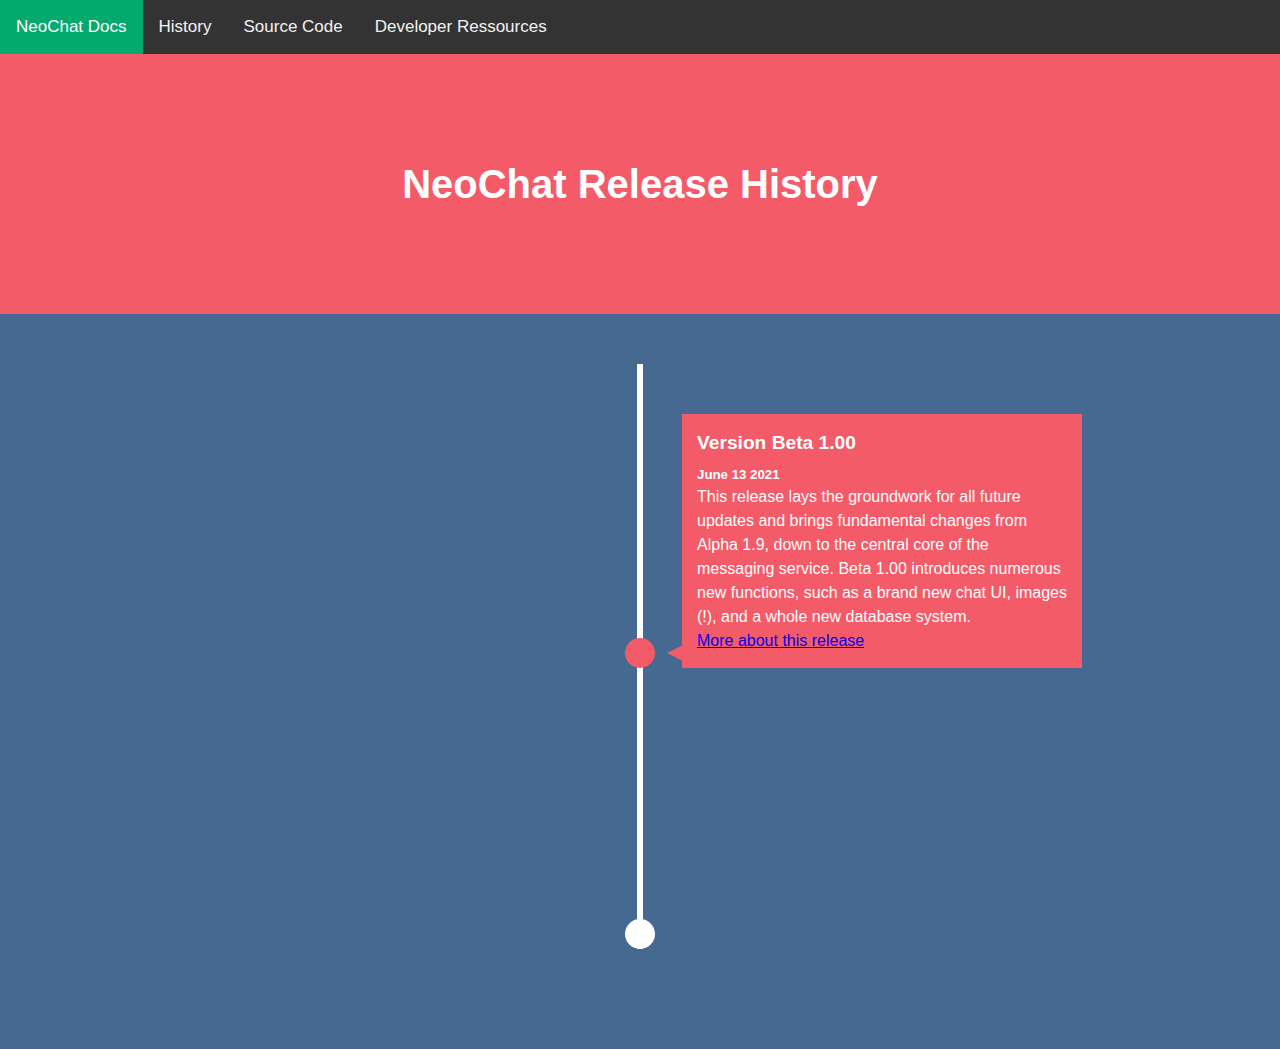
<file: docs/version.html>
<!doctype html>
<html>
  <head>
    <link rel="stylesheet" href="css/version.css" />
  </head>
  <body>
<div class="topnav">
  <a class="active" href="index.html">NeoChat Docs</a>
  <a href="version.html">History</a>
  <a href="/docs/developers/source.html">Source Code</a>
  <a href="/docs/developers/developers.html">Developer Ressources</a>
</div>

<section class="intro">
  <div class="container">
    <h1>NeoChat Release History</h1>
  </div>
</section>

<section class="timeline">
  <ul>
    <li>
      <div>
        <time>Version Beta 1.00</time><h5>June 13 2021</h5> This release lays the groundwork for all future updates and brings fundamental changes from Alpha 1.9, down to the central core of the messaging service. Beta 1.00 introduces numerous new functions, such as a brand new chat UI, images (!), and a whole new database system.<br>
        <a href="history/beta100.html">More about this release</a>
      </div>
    </li>
    <li>
      <div>
        <time>Version Alpha 1.9</time><h5>June 12 2021</h5> This final Alpha release introduces functionality and serves as the pillar for the future of this app. Google sign-in was implemented to ensure a safe account enviroment and a basic, instant text chat system was put in place.<br>
        <a href="history/alpha19.html">More about this release</a>
      </div>
    </li>
  </ul>
</section>
<script src="js/version.js"></script>
  </body>
</html>
</file>
<file: docs/css/version.css>
*,
*::before,
*::after {
  margin: 0;
  padding: 0;
  box-sizing: border-box;
}
.topnav {
  background-color: #333;
  overflow: hidden;
}

/* Style the links inside the navigation bar */
.topnav a {
  float: left;
  color: #f2f2f2;
  text-align: center;
  padding: 14px 16px;
  text-decoration: none;
  font-size: 17px;
}

/* Change the color of links on hover */
.topnav a:hover {
  background-color: #ddd;
  color: black;
}

/* Add a color to the active/current link */
.topnav a.active {
  background-color: #04AA6D;
  color: white;
}
body {
  font: normal 16px/1.5 "Helvetica Neue", sans-serif;
  background: #456990;
  color: #fff;
  overflow-x: hidden;
  padding-bottom: 50px;
}


/* INTRO SECTION
–––––––––––––––––––––––––––––––––––––––––––––––––– */

.intro {
  background: #f45b69;
  padding: 100px 0;
}

.container {
  width: 90%;
  max-width: 1200px;
  margin: 0 auto;
  text-align: center;
}

h1 {
  font-size: 2.5rem;
}


/* TIMELINE
–––––––––––––––––––––––––––––––––––––––––––––––––– */

.timeline ul {
  background: #456990;
  padding: 50px 0;
}

.timeline ul li {
  list-style-type: none;
  position: relative;
  width: 6px;
  margin: 0 auto;
  padding-top: 50px;
  background: #fff;
}

.timeline ul li::after {
  content: "";
  position: absolute;
  left: 50%;
  bottom: 0;
  transform: translateX(-50%);
  width: 30px;
  height: 30px;
  border-radius: 50%;
  background: inherit;
  z-index: 1;
}

.timeline ul li div {
  position: relative;
  bottom: 0;
  width: 400px;
  padding: 15px;
  background: #f45b69;
}

.timeline ul li div::before {
  content: "";
  position: absolute;
  bottom: 7px;
  width: 0;
  height: 0;
  border-style: solid;
}

.timeline ul li:nth-child(odd) div {
  left: 45px;
}

.timeline ul li:nth-child(odd) div::before {
  left: -15px;
  border-width: 8px 16px 8px 0;
  border-color: transparent #f45b69 transparent transparent;
}

.timeline ul li:nth-child(even) div {
  left: -439px;
}

.timeline ul li:nth-child(even) div::before {
  right: -15px;
  border-width: 8px 0 8px 16px;
  border-color: transparent transparent transparent #f45b69;
}

time {
  display: block;
  font-size: 1.2rem;
  font-weight: bold;
  margin-bottom: 8px;
}


/* EFFECTS
–––––––––––––––––––––––––––––––––––––––––––––––––– */

.timeline ul li::after {
  transition: background 0.5s ease-in-out;
}

.timeline ul li.in-view::after {
  background: #f45b69;
}

.timeline ul li div {
  visibility: hidden;
  opacity: 0;
  transition: all 0.5s ease-in-out;
}

.timeline ul li:nth-child(odd) div {
  transform: translate3d(200px, 0, 0);
}

.timeline ul li:nth-child(even) div {
  transform: translate3d(-200px, 0, 0);
}

.timeline ul li.in-view div {
  transform: none;
  visibility: visible;
  opacity: 1;
}


/* GENERAL MEDIA QUERIES
–––––––––––––––––––––––––––––––––––––––––––––––––– */

@media screen and (max-width: 900px) {
  .timeline ul li div {
    width: 250px;
  }
  .timeline ul li:nth-child(even) div {
    left: -289px;
    /*250+45-6*/
  }
}

@media screen and (max-width: 600px) {
  .timeline ul li {
    margin-left: 20px;
  }
  .timeline ul li div {
    width: calc(100vw - 91px);
  }
  .timeline ul li:nth-child(even) div {
    left: 45px;
  }
  .timeline ul li:nth-child(even) div::before {
    left: -15px;
    border-width: 8px 16px 8px 0;
    border-color: transparent #f45b69 transparent transparent;
  }
}


/* EXTRA/CLIP PATH STYLES
–––––––––––––––––––––––––––––––––––––––––––––––––– */
.timeline-clippy ul li::after {
  width: 40px;
  height: 40px;
  border-radius: 0;
}

.timeline-rhombus ul li::after {
  clip-path: polygon(50% 0%, 100% 50%, 50% 100%, 0% 50%);
}

.timeline-rhombus ul li div::before {
  bottom: 12px;
}

.timeline-star ul li::after {
  clip-path: polygon(
    50% 0%,
    61% 35%,
    98% 35%,
    68% 57%,
    79% 91%,
    50% 70%,
    21% 91%,
    32% 57%,
    2% 35%,
    39% 35%
  );
}

.timeline-heptagon ul li::after {
  clip-path: polygon(
    50% 0%,
    90% 20%,
    100% 60%,
    75% 100%,
    25% 100%,
    0% 60%,
    10% 20%
  );
}

.timeline-infinite ul li::after {
  animation: scaleAnimation 2s infinite;
}

@keyframes scaleAnimation {
  0% {
    transform: translateX(-50%) scale(1);
  }
  50% {
    transform: translateX(-50%) scale(1.25);
  }
  100% {
    transform: translateX(-50%) scale(1);
  }
}


/* FOOTER STYLES
–––––––––––––––––––––––––––––––––––––––––––––––––– */
.page-footer {
  position: fixed;
  right: 0;
  bottom: 20px;
  display: flex;
  align-items: center;
  padding: 5px;
  color: black;
  background: rgba(255, 255, 255, 0.65);
}
</file>
